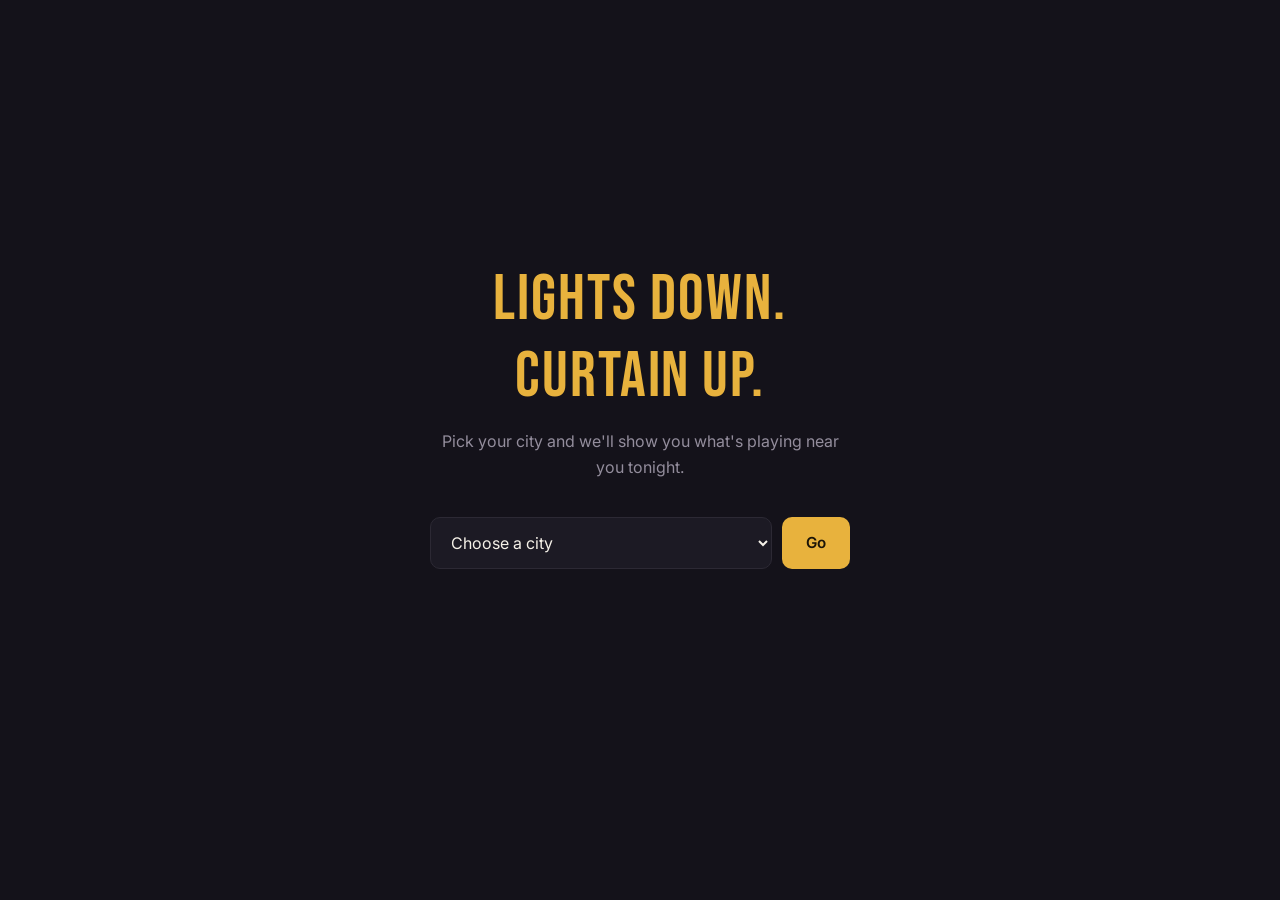
<file: web/index.html>
<!DOCTYPE html>
<html lang="en">
<head>
  <meta charset="UTF-8">
  <meta name="viewport" content="width=device-width, initial-scale=1">
  <title>GoShow — choose your city</title>
  <link rel="stylesheet" href="css/style.css">
  <style>
    .hero {
      min-height: calc(100vh - 70px);
      display: flex;
      flex-direction: column;
      align-items: center;
      justify-content: center;
      text-align: center;
      padding: 24px;
    }
    .hero h1 { color: var(--marquee); }
    .hero p { max-width: 420px; margin: 14px 0 36px; }
    .city-form {
      display: flex;
      gap: 10px;
      width: 100%;
      max-width: 420px;
    }
  </style>
</head>
<body>

  <main class="hero">
    <h1>Lights down.<br>Curtain up.</h1>
    <p>Pick your city and we'll show you what's playing near you tonight.</p>

    <form class="city-form" id="city-form">
      <select class="gs-select" id="city-select" required>
        <option value="" disabled selected>Choose a city</option>
        <option>Bengaluru</option>
        <option>Mumbai</option>
        <option>Delhi NCR</option>
        <option>Hyderabad</option>
        <option>Chennai</option>
        <option>Pune</option>
        <option>Kolkata</option>
      </select>
      <button type="submit" class="btn btn-marquee">Go</button>
    </form>
  </main>

  <script src="js/api.js"></script>
  <script>
    document.getElementById("city-form").addEventListener("submit", (e) => {
      e.preventDefault();
      const city = document.getElementById("city-select").value;
      localStorage.setItem("gs_city", city);
      window.location.href = "/movies";
    });
  </script>
</body>
</html>
</file>
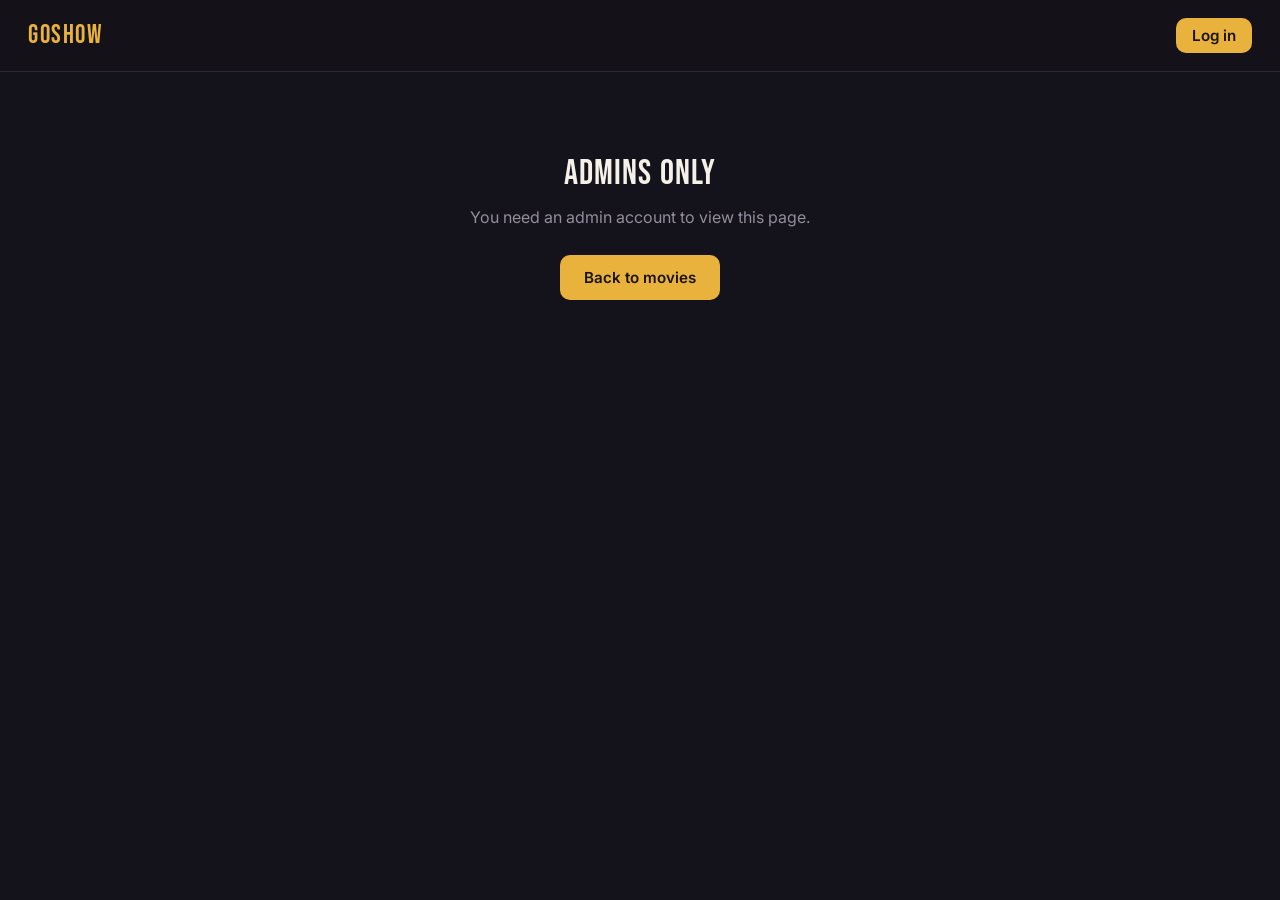
<file: web/admin.html>
<!DOCTYPE html>
<html lang="en">
<head>
  <meta charset="UTF-8">
  <meta name="viewport" content="width=device-width, initial-scale=1">
  <title>GoShow — admin</title>
  <link rel="stylesheet" href="css/style.css">
  <style>
    .admin-shell { display: flex; min-height: calc(100vh - 70px); }
    .admin-nav {
      width: 200px;
      border-right: 1px solid var(--stage-line);
      padding: 32px 0;
      flex-shrink: 0;
    }
    .admin-nav button {
      display: block;
      width: 100%;
      text-align: left;
      background: none;
      border: none;
      color: var(--ash);
      font-family: var(--body);
      font-weight: 600;
      padding: 12px 28px;
      cursor: pointer;
      border-left: 2px solid transparent;
    }
    .admin-nav button.active { color: var(--marquee); border-left-color: var(--marquee); background: var(--stage-raised); }
    .admin-panel { flex: 1; padding: 32px 40px; max-width: 640px; }
    .panel-section { display: none; }
    .panel-section.active { display: block; }
    .field { margin-bottom: 16px; }
    .field label {
      display: block;
      font-size: 0.8rem;
      color: var(--ash);
      margin-bottom: 6px;
      font-family: var(--mono);
    }
    .field-row { display: flex; gap: 12px; }
    .field-row .field { flex: 1; }
    .layout-block {
      display: flex;
      gap: 10px;
      align-items: center;
      margin-bottom: 10px;
    }
    .layout-block select, .layout-block input { flex: 1; }
    .remove-btn {
      background: none; border: 1px solid var(--velvet); color: var(--velvet);
      border-radius: 6px; width: 32px; height: 32px; cursor: pointer; flex-shrink: 0;
    }
    .entity-list { margin-top: 32px; }
    .entity-row {
      display: flex; justify-content: space-between;
      padding: 10px 0; border-bottom: 1px solid var(--stage-line);
      font-size: 0.9rem;
    }
    .entity-row span:last-child { color: var(--ash); font-family: var(--mono); font-size: 0.8rem; }
  </style>
</head>
<body>

  <main class="admin-shell">
    <nav class="admin-nav">
      <button class="active" data-panel="theatres">Theatres</button>
      <button data-panel="screens">Screens</button>
      <button data-panel="movies">Movies</button>
      <button data-panel="shows">Shows</button>
    </nav>

    <div class="admin-panel">
      <div id="alert-slot"></div>

      <!-- THEATRES -->
      <section class="panel-section active" id="panel-theatres">
        <h2>Add a theatre</h2>
        <form id="theatre-form">
          <div class="field"><label>Name</label><input class="gs-input" name="name" required></div>
          <div class="field-row">
            <div class="field"><label>City</label><input class="gs-input" name="city" required></div>
            <div class="field"><label>Area</label><input class="gs-input" name="area" required></div>
          </div>
          <div class="field"><label>Address</label><input class="gs-input" name="address" required></div>
          <button class="btn btn-marquee" type="submit">Create theatre</button>
        </form>
        <div class="entity-list" id="theatre-list"></div>
      </section>

      <!-- SCREENS -->
      <section class="panel-section" id="panel-screens">
        <h2>Add a screen</h2>
        <form id="screen-form">
          <div class="field">
            <label>Theatre</label>
            <select class="gs-select" id="screen-theatre-select" required></select>
          </div>
          <div class="field"><label>Screen name</label><input class="gs-input" name="screen_name" placeholder="Screen 1" required></div>

          <label style="font-size:0.8rem; color:var(--ash); font-family:var(--mono);">Seat layout</label>
          <div id="layout-rows"></div>
          <button type="button" class="btn btn-outline" id="add-layout-row" style="margin: 10px 0 20px;">+ Add row block</button>
          <br>
          <button class="btn btn-marquee" type="submit">Create screen</button>
        </form>
      </section>

      <!-- MOVIES -->
      <section class="panel-section" id="panel-movies">
        <h2>Add a movie</h2>
        <form id="movie-form">
          <div class="field"><label>Title</label><input class="gs-input" name="title" required></div>
          <div class="field"><label>Description</label><input class="gs-input" name="description"></div>
          <div class="field-row">
            <div class="field"><label>Genre</label><input class="gs-input" name="genre"></div>
            <div class="field"><label>Language</label><input class="gs-input" name="language"></div>
          </div>
          <div class="field-row">
            <div class="field"><label>Duration (minutes)</label><input class="gs-input" type="number" name="durationminutes" required></div>
            <div class="field"><label>Release date</label><input class="gs-input" type="date" name="releasedate"></div>
          </div>
          <div class="field">
            <label>Poster image</label>
            <input class="gs-input" type="file" id="poster-file" accept="image/*">
          </div>
          <button class="btn btn-marquee" type="submit">Create movie</button>
        </form>
        <div class="entity-list" id="movie-list"></div>
      </section>

      <!-- SHOWS -->
      <section class="panel-section" id="panel-shows">
        <h2>Schedule a show</h2>
        <p style="margin-bottom:18px;">Creates this showtime every day for the next 15 days.</p>
        <form id="show-form">
          <div class="field">
            <label>Movie</label>
            <select class="gs-select" id="show-movie-select" required></select>
          </div>
          <div class="field">
            <label>Theatre</label>
            <select class="gs-select" id="show-theatre-select" required></select>
          </div>
          <div class="field">
            <label>Screen</label>
            <select class="gs-select" id="show-screen-select" required>
              <option value="">Pick a theatre first</option>
            </select>
          </div>
          <div class="field-row">
            <div class="field"><label>Start time (first day)</label><input class="gs-input" type="datetime-local" name="starttime" required></div>
            <div class="field"><label>End time (first day)</label><input class="gs-input" type="datetime-local" name="endtime" required></div>
          </div>
          <div class="field-row">
            <div class="field"><label>Regular price</label><input class="gs-input" type="number" name="regular_price" required></div>
            <div class="field"><label>Premium price</label><input class="gs-input" type="number" name="premium_price" required></div>
            <div class="field"><label>VIP price</label><input class="gs-input" type="number" name="vip_price" required></div>
          </div>
          <button class="btn btn-marquee" type="submit">Schedule show</button>
        </form>
      </section>
    </div>
  </main>

  <script src="js/api.js"></script>
  <script src="js/navbar.js"></script>
  <script>
    const currentUser = JSON.parse(localStorage.getItem("gs_user") || "null");

    if (!isLoggedIn() || !currentUser || currentUser.role !== "admin") {
      document.body.innerHTML = `
        <main class="gs-container" style="text-align:center; padding-top:80px;">
          <h2>Admins only</h2>
          <p style="margin-top:10px;">You need an admin account to view this page.</p>
          <a href="/movies" class="btn btn-marquee" style="margin-top:24px; display:inline-flex;">Back to movies</a>
        </main>`;
      throw new Error("not an admin");
    }

    // ---------- panel switching ----------
    document.querySelectorAll(".admin-nav button").forEach(btn => {
      btn.addEventListener("click", () => {
        document.querySelectorAll(".admin-nav button").forEach(b => b.classList.remove("active"));
        document.querySelectorAll(".panel-section").forEach(p => p.classList.remove("active"));
        btn.classList.add("active");
        document.getElementById(`panel-${btn.dataset.panel}`).classList.add("active");
      });
    });

    function showAlert(message, ok = false) {
      document.getElementById("alert-slot").innerHTML =
        `<div class="gs-alert ${ok ? "ok" : "error"}">${message}</div>`;
      setTimeout(() => (document.getElementById("alert-slot").innerHTML = ""), 4000);
    }

    function formToObject(form) {
      const obj = {};
      new FormData(form).forEach((value, key) => {
        obj[key] = isNaN(value) || value === "" ? value : Number(value);
      });
      return obj;
    }

    function fillSelect(selectEl, items, placeholder) {
      selectEl.innerHTML = "";
      const placeholderOption = document.createElement("option");
      placeholderOption.value = "";
      placeholderOption.textContent = placeholder;
      placeholderOption.disabled = true;
      placeholderOption.selected = true;
      selectEl.appendChild(placeholderOption);

      items.forEach(item => {
        const option = document.createElement("option");
        option.value = item.value;
        option.textContent = item.label;
        selectEl.appendChild(option);
      });
    }

    // ---------- theatres ----------
    let allTheatres = [];

    async function loadTheatres() {
      try {
        allTheatres = await apiFetch("/theatres/all");

        document.getElementById("theatre-list").innerHTML = allTheatres.map(t => `
          <div class="entity-row"><span>${t.name}</span><span>${t.city}</span></div>
        `).join("");

        const theatreOptions = allTheatres.map(t => ({ value: t.id, label: `${t.name} — ${t.city}` }));
        fillSelect(document.getElementById("screen-theatre-select"), theatreOptions, "Choose a theatre");
        fillSelect(document.getElementById("show-theatre-select"), theatreOptions, "Choose a theatre");
      } catch (err) {
        showAlert(err.message);
      }
    }

    const theatreForm = document.getElementById("theatre-form");
    theatreForm.addEventListener("submit", async (e) => {
      e.preventDefault();
      try {
        await apiFetch("/theatres", { method: "POST", body: JSON.stringify(formToObject(theatreForm)) });
        showAlert("Theatre created.", true);
        theatreForm.reset();
        loadTheatres();
      } catch (err) { showAlert(err.message); }
    });

    // ---------- screens ----------
    let layoutRowCount = 0;
    function addLayoutRow() {
      layoutRowCount++;
      const div = document.createElement("div");
      div.className = "layout-block";
      div.innerHTML = `
        <select class="gs-select seat-type">
          <option value="regular">Regular</option>
          <option value="premium">Premium</option>
          <option value="vip">VIP</option>
        </select>
        <input class="gs-input rows-input" type="number" placeholder="Rows" min="1" required>
        <input class="gs-input per-row-input" type="number" placeholder="Seats/row" min="1" required>
        <button type="button" class="remove-btn">×</button>
      `;
      div.querySelector(".remove-btn").addEventListener("click", () => div.remove());
      document.getElementById("layout-rows").appendChild(div);
    }
    document.getElementById("add-layout-row").addEventListener("click", addLayoutRow);
    addLayoutRow();

    const screenForm = document.getElementById("screen-form");
    screenForm.addEventListener("submit", async (e) => {
      e.preventDefault();
      const layout = Array.from(document.querySelectorAll(".layout-block")).map(block => ({
        seat_type: block.querySelector(".seat-type").value,
        rows: Number(block.querySelector(".rows-input").value),
        seats_per_row: Number(block.querySelector(".per-row-input").value),
      }));

      const payload = {
        theatre_id: document.getElementById("screen-theatre-select").value,
        screen_name: screenForm.screen_name.value,
        layout,
      };

      try {
        await apiFetch("/screens", { method: "POST", body: JSON.stringify(payload) });
        showAlert("Screen created with seat layout.", true);
        screenForm.reset();
      } catch (err) { showAlert(err.message); }
    });

    // ---------- movies ----------
    async function loadMovies() {
      try {
        const movies = await apiFetch("/movies/all");

        document.getElementById("movie-list").innerHTML = movies.map(m => `
          <div class="entity-row"><span>${m.Title}</span><span>${m.Language}</span></div>
        `).join("");

        fillSelect(
          document.getElementById("show-movie-select"),
          movies.map(m => ({ value: m.ID, label: m.Title })),
          "Choose a movie"
        );
      } catch (err) {
        showAlert(err.message);
      }
    }

    const movieForm = document.getElementById("movie-form");
    movieForm.addEventListener("submit", async (e) => {
      e.preventDefault();
      const payload = formToObject(movieForm);
      if (payload.releasedate) payload.releasedate = new Date(payload.releasedate).toISOString();

      try {
        const movie = await apiFetch("/movies", { method: "POST", body: JSON.stringify(payload) });

        const fileInput = document.getElementById("poster-file");
        if (fileInput.files.length > 0) {
          const posterData = new FormData();
          posterData.append("poster", fileInput.files[0]);

          const uploadRes = await fetch(`${API_BASE}/movies/${movie.ID}/poster`, {
            method: "POST",
            headers: { Authorization: `Bearer ${getToken()}` },
            body: posterData,
          });
          if (!uploadRes.ok) {
            const errBody = await uploadRes.json().catch(() => ({}));
            throw new Error(errBody.error || "Movie created, but poster upload failed.");
          }
        }

        showAlert("Movie added.", true);
        movieForm.reset();
        loadMovies();
      } catch (err) { showAlert(err.message); }
    });

    // ---------- shows: theatre -> screens cascade ----------
    document.getElementById("show-theatre-select").addEventListener("change", async (e) => {
      const theatreId = e.target.value;
      const screenSelect = document.getElementById("show-screen-select");

      try {
        const screens = await apiFetch(`/theatres/${theatreId}/screens`);
        fillSelect(
          screenSelect,
          screens.map(s => ({ value: s.ID, label: s.ScreenName })),
          "Choose a screen"
        );
      } catch (err) {
        showAlert(err.message);
      }
    });

    const showForm = document.getElementById("show-form");
    showForm.addEventListener("submit", async (e) => {
      e.preventDefault();
      const payload = {
        movieid: document.getElementById("show-movie-select").value,
        screenid: document.getElementById("show-screen-select").value,
        starttime: new Date(showForm.starttime.value).toISOString(),
        endtime: new Date(showForm.endtime.value).toISOString(),
        regular_price: Number(showForm.regular_price.value),
        premium_price: Number(showForm.premium_price.value),
        vip_price: Number(showForm.vip_price.value),
      };
      try {
        await apiFetch("/shows", { method: "POST", body: JSON.stringify(payload) });
        showAlert("Show scheduled for the next 15 days.", true);
        showForm.reset();
      } catch (err) { showAlert(err.message); }
    });

    // ---------- initial load ----------
    loadTheatres();
    loadMovies();
  </script>
</body>
</html>
</file>
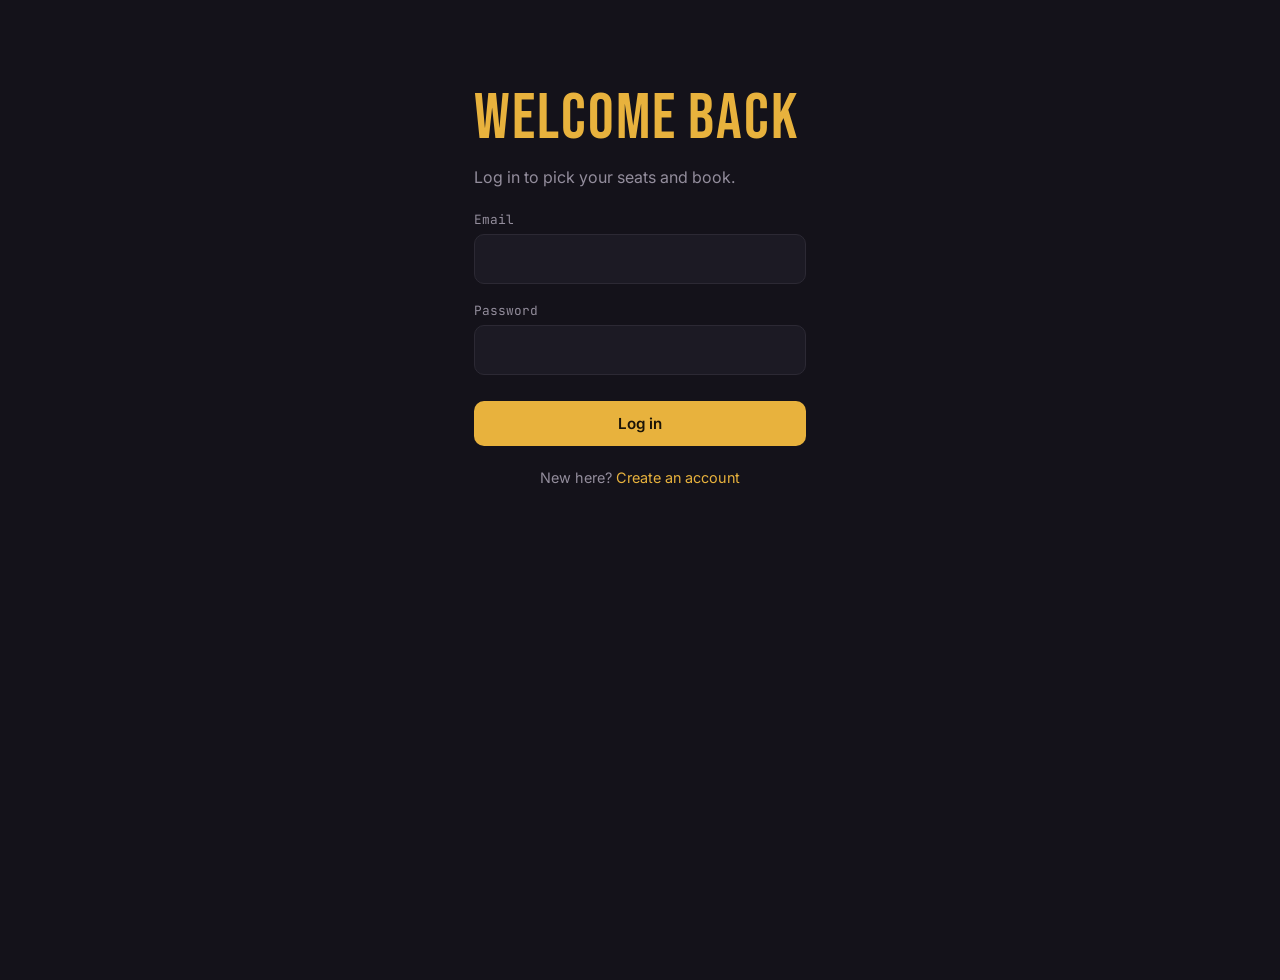
<file: web/login.html>
<!DOCTYPE html>
<html lang="en">
<head>
  <meta charset="UTF-8">
  <meta name="viewport" content="width=device-width, initial-scale=1">
  <title>GoShow — log in</title>
  <link rel="stylesheet" href="css/style.css">
  <style>
    .auth-wrap {
      max-width: 380px;
      margin: 80px auto;
      padding: 0 24px;
    }
    .auth-wrap h1 { color: var(--marquee); margin-bottom: 8px; }
    .auth-wrap .field { margin: 18px 0; }
    .auth-wrap .field label {
      display: block; font-size: 0.8rem; color: var(--ash);
      margin-bottom: 6px; font-family: var(--mono);
    }
    .switch-link { text-align: center; margin-top: 20px; font-size: 0.9rem; color: var(--ash); }
  </style>
</head>
<body>

  <main class="auth-wrap">
    <h1>Welcome back</h1>
    <p>Log in to pick your seats and book.</p>

    <div id="alert-slot" style="margin-top:20px;"></div>

    <form id="login-form">
      <div class="field"><label>Email</label><input class="gs-input" type="email" name="email" required></div>
      <div class="field"><label>Password</label><input class="gs-input" type="password" name="password" required></div>
      <button class="btn btn-marquee btn-block" type="submit" style="margin-top:8px;">Log in</button>
    </form>

    <p class="switch-link">New here? <a href="/signup" style="color:var(--marquee);">Create an account</a></p>
  </main>

  <script src="js/api.js"></script>
  <script>
    document.getElementById("login-form").addEventListener("submit", async (e) => {
      e.preventDefault();
      const form = e.target;
      try {
        const result = await apiFetch("/auth/login", {
          method: "POST",
          body: JSON.stringify({ email: form.email.value, password: form.password.value }),
        });
        localStorage.setItem("gs_token", result.token);
        localStorage.setItem("gs_user", JSON.stringify(result.user));
        window.location.href = "/movies";
      } catch (err) {
        document.getElementById("alert-slot").innerHTML =
          `<div class="gs-alert error">${err.message}</div>`;
      }
    });
  </script>
</body>
</html>
</file>
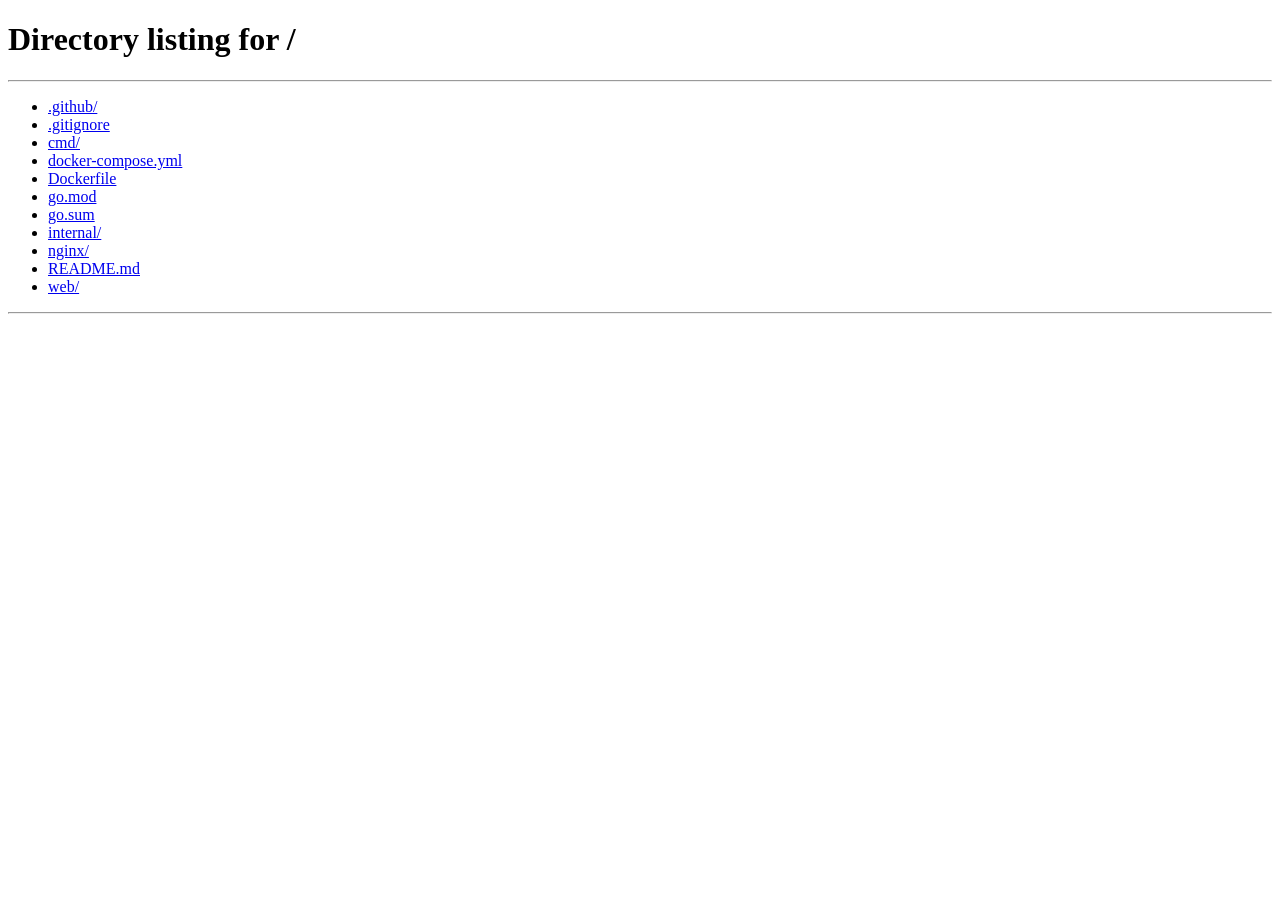
<file: web/movies.html>
<!DOCTYPE html>
<html lang="en">
<head>
  <meta charset="UTF-8">
  <meta name="viewport" content="width=device-width, initial-scale=1">
  <title>GoShow — now showing</title>
  <link rel="stylesheet" href="css/style.css">
</head>
<body>

  <main class="gs-container">
    <h2>Now showing</h2>
    <p id="subtitle" style="margin-top:6px;"></p>

    <div id="alert-slot"></div>
    <div class="gs-grid" id="movie-grid"></div>
  </main>

  <script src="js/api.js"></script>
  <script src="js/navbar.js"></script>
  <script>
    const city = localStorage.getItem("gs_city");
    document.getElementById("subtitle").textContent = city
      ? `Playing in ${city}`
      : "Pick a city first";

    async function loadMovies() {
      if (!city) {
        window.location.href = "/";
        return;
      }

      const grid = document.getElementById("movie-grid");
      try {
        const movies = await apiFetch(`/movies?city=${encodeURIComponent(city)}`);

        if (!movies || movies.length === 0) {
          grid.innerHTML = `<p>No movies found in ${city} right now.</p>`;
          return;
        }

        grid.innerHTML = movies.map(movie => `
          <div class="movie-card" onclick="goToShows('${movie.ID}')">
            <div class="poster">
              ${movie.PosterURL
                ? `<img src="${movie.PosterURL}" alt="${movie.Title}" style="width:100%;height:100%;object-fit:cover;">`
                : movie.Title.charAt(0)}
            </div>
            <div class="body">
              <h3>${movie.Title}</h3>
              <p class="tag">${movie.Language} · ${movie.Genre}</p>
            </div>
          </div>
        `).join("");
      } catch (err) {
        document.getElementById("alert-slot").innerHTML =
          `<div class="gs-alert error">${err.message}</div>`;
      }
    }

    function goToShows(movieId) {
      window.location.href = `/shows?movie_id=${movieId}`;
    }

    loadMovies();
  </script>
</body>
</html>
</file>
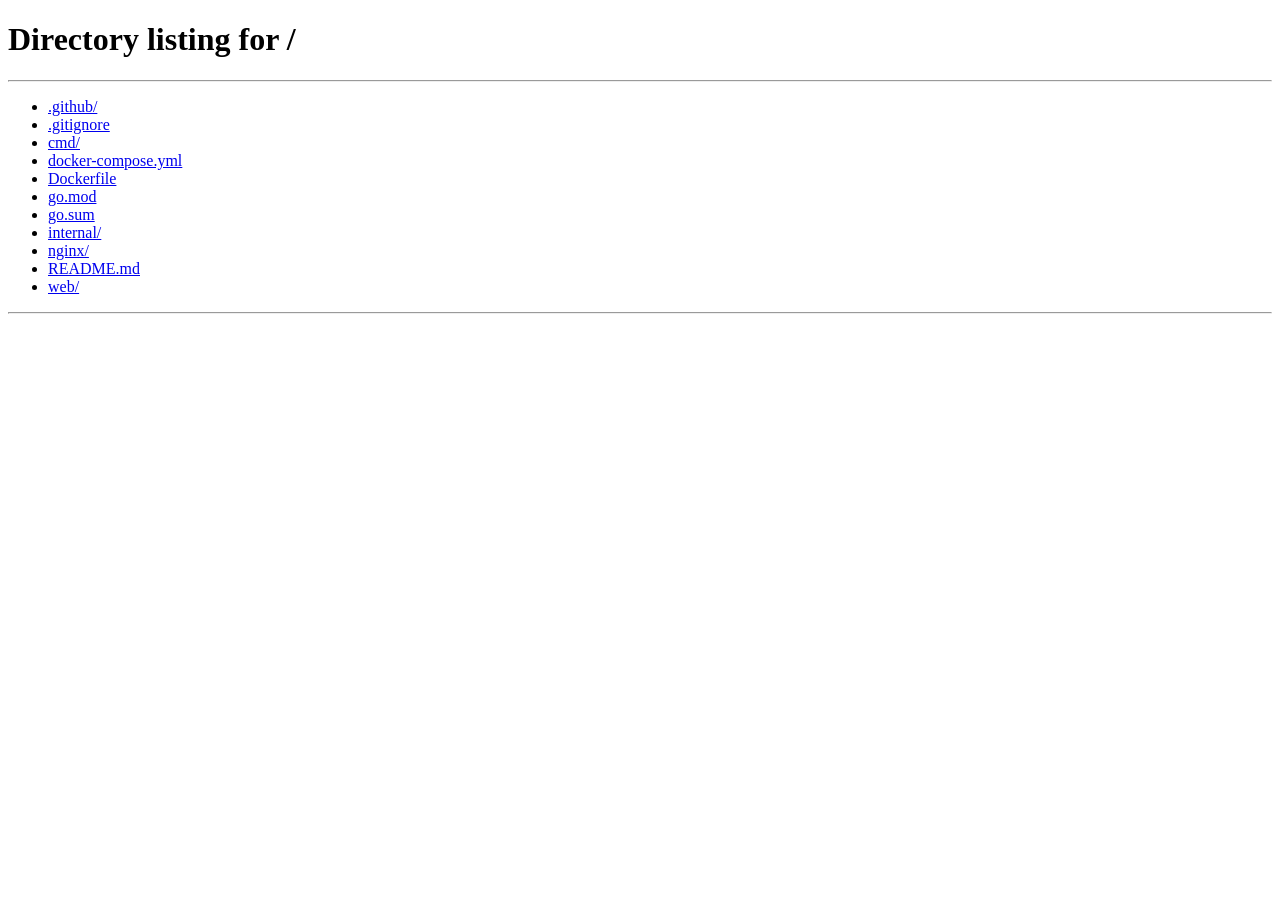
<file: web/payment_waiting.html>
<!DOCTYPE html>
<html lang="en">
<head>
  <meta charset="UTF-8">
  <meta name="viewport" content="width=device-width, initial-scale=1">
  <title>GoShow — confirming payment</title>
  <link rel="stylesheet" href="css/style.css">
  <style>
    .wait-wrap {
      min-height: calc(100vh - 70px);
      display: flex;
      flex-direction: column;
      align-items: center;
      justify-content: center;
      text-align: center;
      padding: 24px;
    }
    .wait-wrap p { max-width: 340px; }
  </style>
</head>
<body>

  <main class="wait-wrap">
    <div class="reel"></div>
    <h2 id="status-title">Confirming your payment</h2>
    <p id="status-message">Hang tight — this usually takes a few seconds.</p>
  </main>

  <script src="js/api.js"></script>
  <script src="js/navbar.js"></script>
  <script>
    const params = new URLSearchParams(window.location.search);
    const orderId = params.get("order_id");
    const title = document.getElementById("status-title");
    const message = document.getElementById("status-message");

    async function poll() {
      if (!orderId) { window.location.href = "/"; return; }

      try {
        // Backend endpoint for this still needs to be built:
        // GET /bookings/payment-status/:order_id
        const status = await apiFetch(`/bookings/payment-status/${orderId}`);

        if (status.status === "success") {
          title.textContent = "You're in!";
          message.textContent = "Redirecting to your ticket…";
          setTimeout(() => (window.location.href = status.redirect || "/"), 1200);
          return;
        }

        if (status.status === "expired" || status.status === "failed") {
          title.textContent = "Payment didn't go through";
          message.textContent = "Taking you back to browse movies.";
          setTimeout(() => (window.location.href = status.redirect || "/movies"), 2000);
          return;
        }

        // still pending — check again shortly
        setTimeout(poll, 2500);
      } catch (err) {
        title.textContent = "Something went wrong";
        message.textContent = err.message;
      }
    }

    poll();
  </script>
</body>
</html>
</file>
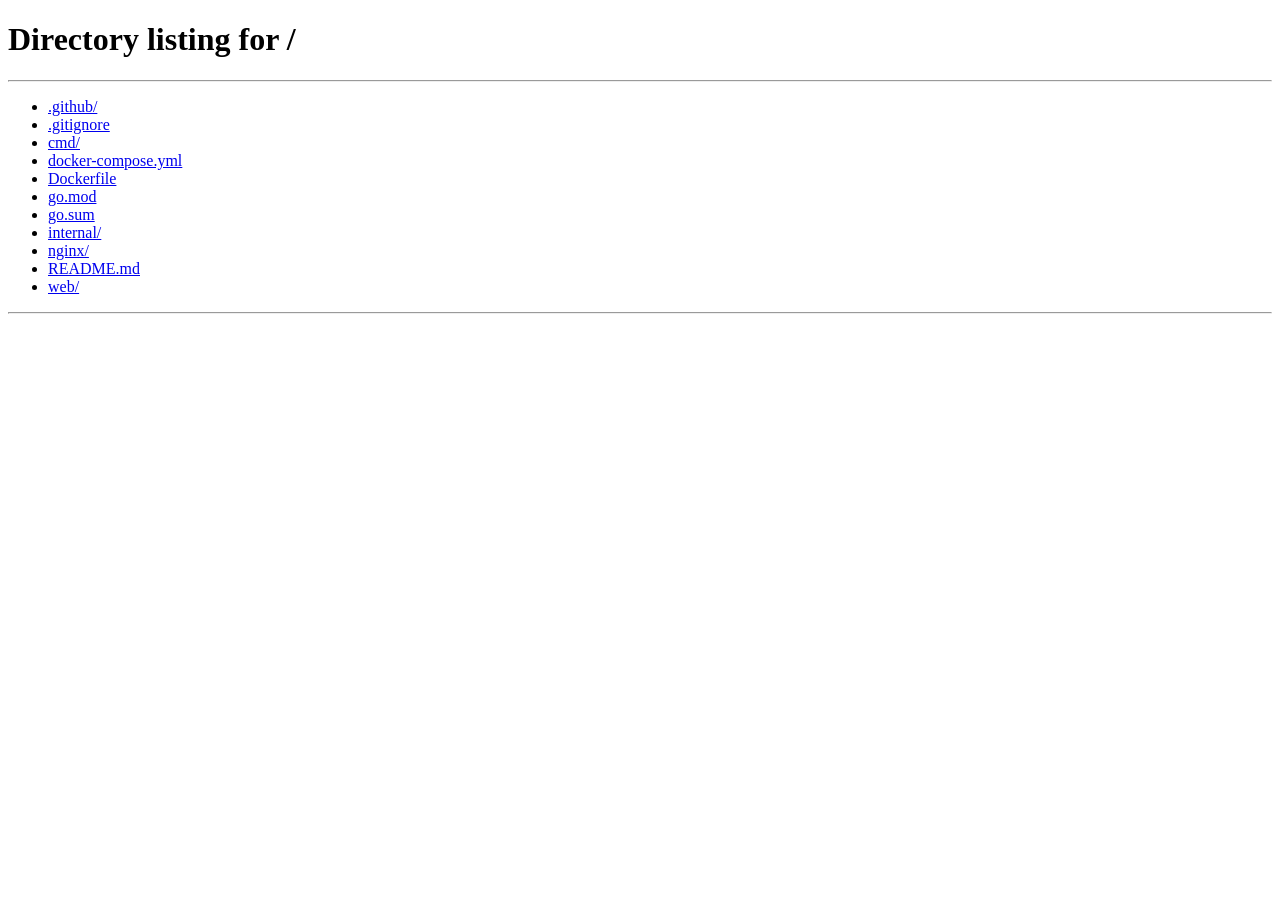
<file: web/seatmap.html>
<!DOCTYPE html>
<html lang="en">
<head>
  <meta charset="UTF-8">
  <meta name="viewport" content="width=device-width, initial-scale=1">
  <title>GoShow — pick your seats</title>
  <link rel="stylesheet" href="css/style.css">
  <style>
    .screen-curve {
      width: 70%;
      max-width: 480px;
      height: 8px;
      margin: 0 auto 40px;
      background: var(--marquee-dim);
      border-radius: 0 0 60px 60px;
      opacity: 0.6;
    }
    .screen-label {
      text-align: center;
      font-family: var(--mono);
      font-size: 0.7rem;
      letter-spacing: 0.2em;
      color: var(--ash);
      margin-bottom: 6px;
    }
    .seat-map {
      display: flex;
      flex-direction: column;
      gap: 8px;
      align-items: center;
      margin-bottom: 32px;
    }
    .seat-row {
      display: flex;
      gap: 8px;
      align-items: center;
    }
    .row-label {
      font-family: var(--mono);
      font-size: 0.75rem;
      color: var(--ash);
      width: 20px;
      text-align: right;
    }
    .seat {
      width: 28px;
      height: 28px;
      border-radius: 6px 6px 10px 10px;
      border: 1px solid var(--stage-line);
      background: var(--stage-raised);
      font-size: 0.6rem;
      display: flex;
      align-items: center;
      justify-content: center;
      cursor: pointer;
      color: var(--ash);
      transition: transform 0.1s ease;
    }
    .seat:hover { transform: scale(1.08); }
    .seat.premium { border-color: var(--marquee-dim); }
    .seat.vip { border-color: var(--velvet); }
    .seat.yours { background: var(--marquee); color: #1a1408; border-color: var(--marquee); }
    .seat.taken, .seat.booked {
      background: var(--stage);
      color: var(--stage-line);
      cursor: not-allowed;
      border-color: var(--stage-line);
    }
    .legend {
      display: flex;
      gap: 20px;
      justify-content: center;
      flex-wrap: wrap;
      margin-bottom: 40px;
      font-size: 0.8rem;
      color: var(--ash);
    }
    .legend span { display: flex; align-items: center; gap: 6px; }
    .legend .dot { width: 14px; height: 14px; border-radius: 4px; }
    .bar {
      position: sticky;
      bottom: 0;
      background: var(--stage-raised);
      border-top: 1px solid var(--stage-line);
      padding: 18px 24px;
      display: flex;
      justify-content: space-between;
      align-items: center;
    }
  </style>
</head>
<body>

  <main class="gs-container" style="padding-bottom: 0;">
    <h2 style="text-align:center; margin-bottom: 8px;">Pick your seats</h2>
    <div id="alert-slot"></div>

    <div class="seat-map" id="seat-map"></div>
    <div class="screen-label">screen this way</div>
    <div class="screen-curve"></div>

    <div class="legend">
      <span><span class="dot" style="background:var(--stage-raised); border:1px solid var(--stage-line);"></span> Available</span>
      <span><span class="dot" style="background:var(--marquee);"></span> Your pick</span>
      <span><span class="dot" style="background:var(--stage);"></span> Taken</span>
    </div>
  </main>

  <div class="bar">
    <span id="selection-summary" class="mono">0 seats selected</span>
    <button class="btn btn-marquee" id="checkout-btn" disabled>Proceed to checkout</button>
  </div>

  <script src="js/api.js"></script>
  <script src="js/navbar.js"></script>
  <script src="js/booking.js"></script>
  <script>
    if (!isLoggedIn()) {
      window.location.href = `/login?next=seatmap${window.location.search}`;
    }

    const params = new URLSearchParams(window.location.search);
    const showId = params.get("show_id");
    let pollTimer = null;

    function showAlert(message) {
      document.getElementById("alert-slot").innerHTML =
        `<div class="gs-alert error">${message}</div>`;
    }

    function groupByRow(seats) {
      const rows = {};
      seats.forEach(seat => {
        const rowLabel = seat.seat_number.replace(/[0-9]/g, "");
        if (!rows[rowLabel]) rows[rowLabel] = [];
        rows[rowLabel].push(seat);
      });
      return rows;
    }

    async function renderSeatMap() {
      if (!showId) { window.location.href = "/"; return; }

      try {
        const data = await getReservedSlots(showId);
        const rows = groupByRow(data.seats);
        const map = document.getElementById("seat-map");

        map.innerHTML = Object.keys(rows).sort().map(rowLabel => `
          <div class="seat-row">
            <span class="row-label">${rowLabel}</span>
            ${rows[rowLabel].map(seat => `
              <div class="seat ${seat.seat_type} ${seat.status}"
                   data-seat-id="${seat.seat_id}"
                   data-status="${seat.status}"
                   title="${seat.seat_number} · ₹${seat.price}">
                ${seat.seat_number.replace(/[A-Za-z]/g, "")}
              </div>
            `).join("")}
          </div>
        `).join("");

        map.querySelectorAll(".seat").forEach(el => {
          el.addEventListener("click", () => onSeatClick(el));
        });

        updateSummary(data.seats);
      } catch (err) {
        showAlert(err.message);
      }
    }

    async function onSeatClick(el) {
      const status = el.dataset.status;
      if (status === "taken" || status === "booked") return;

      try {
        await reserveSeat(showId, el.dataset.seatId);
        await renderSeatMap(); // refresh immediately after your own action
      } catch (err) {
        showAlert(err.message);
      }
    }

    function updateSummary(seats) {
      const mine = seats.filter(s => s.status === "yours");
      document.getElementById("selection-summary").textContent =
        `${mine.length} seat${mine.length !== 1 ? "s" : ""} selected`;
      document.getElementById("checkout-btn").disabled = mine.length === 0;
    }

    document.getElementById("checkout-btn").addEventListener("click", () => {
      window.location.href = `/checkout?show_id=${showId}`;
    });

    // Poll every 3s so seats others grab show up as "taken" without a refresh.
    function startPolling() {
      pollTimer = setInterval(renderSeatMap, 3000);
    }

    renderSeatMap();
    startPolling();
    window.addEventListener("beforeunload", () => clearInterval(pollTimer));
  </script>
</body>
</html>
</file>
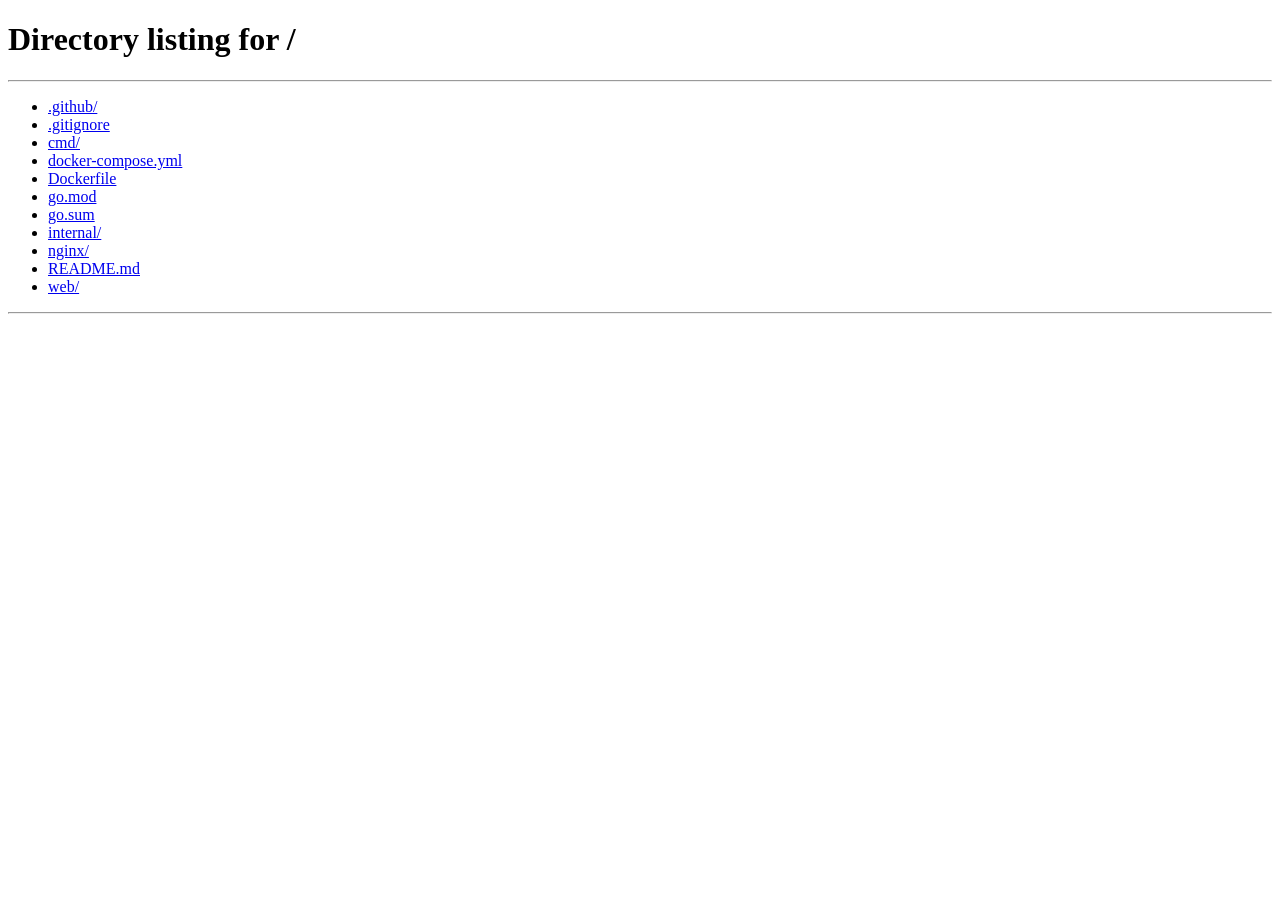
<file: web/shows.html>
<!DOCTYPE html>
<html lang="en">
<head>
  <meta charset="UTF-8">
  <meta name="viewport" content="width=device-width, initial-scale=1">
  <title>GoShow — showtimes</title>
  <link rel="stylesheet" href="css/style.css">
  <style>
    .date-strip {
      display: flex;
      gap: 8px;
      overflow-x: auto;
      padding: 4px 0 28px;
    }
    .date-chip {
      flex: 0 0 auto;
      font-family: var(--mono);
      font-size: 0.8rem;
      text-align: center;
      background: var(--stage-raised);
      border: 1px solid var(--stage-line);
      border-radius: 10px;
      padding: 10px 16px;
      cursor: pointer;
    }
    .date-chip.active { background: var(--marquee); color: #1a1408; border-color: var(--marquee); }
  </style>
</head>
<body>

  <main class="gs-container">
    <h2 id="movie-title">Showtimes</h2>
    <div class="date-strip" id="date-strip"></div>
    <div id="alert-slot"></div>
    <div id="theatre-list"></div>
  </main>

  <script src="js/api.js"></script>
  <script src="js/navbar.js"></script>
  <script>
    const params = new URLSearchParams(window.location.search);
    const movieId = params.get("movie_id");
    const city = localStorage.getItem("gs_city");
    let selectedDate = null;

    function buildDateStrip() {
      const strip = document.getElementById("date-strip");
      const days = [];
      for (let i = 0; i < 15; i++) {
        const d = new Date();
        d.setDate(d.getDate() + i);
        days.push(d);
      }
      selectedDate = formatDate(days[0]);

      strip.innerHTML = days.map(d => {
        const iso = formatDate(d);
        const label = d.toLocaleDateString("en-US", { weekday: "short" });
        const num = d.getDate();
        return `<div class="date-chip ${iso === selectedDate ? "active" : ""}" data-date="${iso}">${label}<br>${num}</div>`;
      }).join("");

      strip.querySelectorAll(".date-chip").forEach(chip => {
        chip.addEventListener("click", () => {
          strip.querySelectorAll(".date-chip").forEach(c => c.classList.remove("active"));
          chip.classList.add("active");
          selectedDate = chip.dataset.date;
          loadShows();
        });
      });
    }

    function formatDate(d) {
      return d.toISOString().slice(0, 10);
    }

    async function loadShows() {
      if (!movieId || !city) {
        window.location.href = "/";
        return;
      }

      const list = document.getElementById("theatre-list");
      list.innerHTML = `<p>Loading showtimes…</p>`;

      try {
        const theatres = await apiFetch(
          `/movies/${movieId}/shows?city=${encodeURIComponent(city)}&date=${selectedDate}`
        );

        if (!theatres || theatres.length === 0) {
          list.innerHTML = `<p>No shows found for this date.</p>`;
          return;
        }

        list.innerHTML = theatres.map(t => `
          <div class="theatre-block">
            <h3>${t.TheatreName}</h3>
            <p class="address">${t.TheatreArea || ""}${t.TheatreAddress ? " · " + t.TheatreAddress : ""}</p>
            <div class="showtime-row">
              ${t.Shows.map(s => `
                <div class="showtime-chip" onclick="goToSeatMap('${s.ShowID}')">
                  ${formatTime(s.StartTime)}
                </div>
              `).join("")}
            </div>
          </div>
        `).join("");
      } catch (err) {
        document.getElementById("alert-slot").innerHTML =
          `<div class="gs-alert error">${err.message}</div>`;
      }
    }

    function formatTime(iso) {
      const d = new Date(iso);
      return d.toLocaleTimeString("en-US", { hour: "numeric", minute: "2-digit" });
    }

    function goToSeatMap(showId) {
      window.location.href = `seatmap?show_id=${showId}`;
    }

    buildDateStrip();
    loadShows();
  </script>
</body>
</html>
</file>
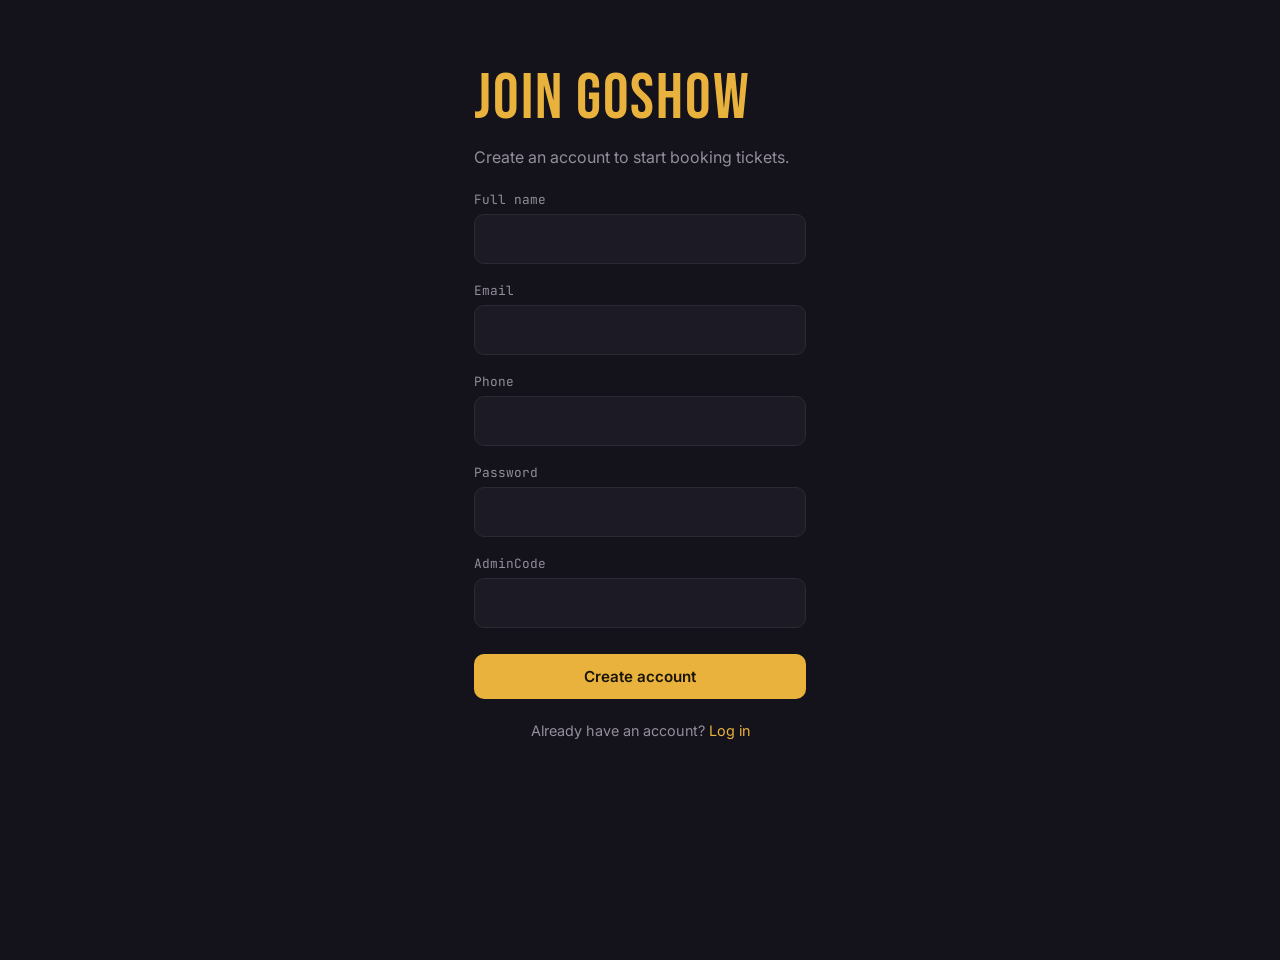
<file: web/signup.html>
<!DOCTYPE html>
<html lang="en">
<head>
  <meta charset="UTF-8">
  <meta name="viewport" content="width=device-width, initial-scale=1">
  <title>GoShow — sign up</title>
  <link rel="stylesheet" href="css/style.css">
  <style>
    .auth-wrap {
      max-width: 380px;
      margin: 60px auto;
      padding: 0 24px;
    }
    .auth-wrap h1 { color: var(--marquee); margin-bottom: 8px; }
    .auth-wrap .field { margin: 18px 0; }
    .auth-wrap .field label {
      display: block; font-size: 0.8rem; color: var(--ash);
      margin-bottom: 6px; font-family: var(--mono);
    }
    .switch-link { text-align: center; margin-top: 20px; font-size: 0.9rem; color: var(--ash); }
  </style>
</head>
<body>

  <main class="auth-wrap">
    <h1>Join GoShow</h1>
    <p>Create an account to start booking tickets.</p>

    <div id="alert-slot" style="margin-top:20px;"></div>

    <form id="signup-form">
      <div class="field"><label>Full name</label><input class="gs-input" name="name" required></div>
      <div class="field"><label>Email</label><input class="gs-input" type="email" name="email" required></div>
      <div class="field"><label>Phone</label><input class="gs-input" name="phone"></div>
      <div class="field"><label>Password</label><input class="gs-input" type="password" name="password" minlength="6" required></div>
      <div class="field"><label>AdminCode</label><input class="gs-input" name="admincode"></div>
      <button class="btn btn-marquee btn-block" type="submit" style="margin-top:8px;">Create account</button>
    </form>

    <p class="switch-link">Already have an account? <a href="/login" style="color:var(--marquee);">Log in</a></p>
  </main>

  <script src="js/api.js"></script>
  <script>
    document.getElementById("signup-form").addEventListener("submit", async (e) => {
      e.preventDefault();
      const form = e.target;
      try {
        const result = await apiFetch("/auth/signup", {
          method: "POST",
          body: JSON.stringify({
            name: form.name.value,
            email: form.email.value,
            phone: form.phone.value,
            password: form.password.value,
            admin_code: form.admincode.value,
          }),
        });
        localStorage.setItem("gs_token", result.token);
        localStorage.setItem("gs_user", JSON.stringify(result.user));
        window.location.href = "/movies";
      } catch (err) {
        document.getElementById("alert-slot").innerHTML =
          `<div class="gs-alert error">${err.message}</div>`;
      }
    });
  </script>
</body>
</html>
</file>
<file: web/css/style.css>
/* ============================================
   GoShow — design tokens
   Theme: late-night marquee. A near-black stage,
   a marquee-gold spotlight, a velvet-red for what's
   already taken. Tickets, not cards.
   ============================================ */

@import url('https://fonts.googleapis.com/css2?family=Bebas+Neue&family=Inter:wght@400;500;600;700&family=JetBrains+Mono:wght@400;500&display=swap');

:root {
  --stage: #14121a;
  --stage-raised: #1c1a24;
  --stage-line: #2c2934;
  --marquee: #e8b23d;
  --marquee-dim: #a87f2a;
  --velvet: #c1443d;
  --available: #4caf7d;
  --spot: #f5f1e8;
  --ash: #938d9c;

  --display: 'Bebas Neue', sans-serif;
  --body: 'Inter', sans-serif;
  --mono: 'JetBrains Mono', monospace;

  --radius: 14px;
}

* { box-sizing: border-box; }

body {
  margin: 0;
  background: var(--stage);
  color: var(--spot);
  font-family: var(--body);
  min-height: 100vh;
}

a { color: inherit; text-decoration: none; }

h1, h2, h3 {
  font-family: var(--display);
  letter-spacing: 0.03em;
  font-weight: 400;
  margin: 0;
}

h1 { font-size: clamp(2.4rem, 6vw, 4rem); }
h2 { font-size: clamp(1.6rem, 4vw, 2.2rem); }
h3 { font-size: 1.4rem; }

p { color: var(--ash); line-height: 1.6; margin: 0; }

.mono { font-family: var(--mono); }

/* ---------- navbar ---------- */

.gs-nav {
  display: flex;
  align-items: center;
  justify-content: space-between;
  padding: 18px 28px;
  border-bottom: 1px solid var(--stage-line);
  background: rgba(20, 18, 26, 0.9);
  backdrop-filter: blur(6px);
  position: sticky;
  top: 0;
  z-index: 20;
}

.gs-nav .brand {
  font-family: var(--display);
  font-size: 1.6rem;
  color: var(--marquee);
  letter-spacing: 0.06em;
}

.gs-nav .city-pill {
  font-family: var(--mono);
  font-size: 0.8rem;
  color: var(--ash);
  border: 1px solid var(--stage-line);
  border-radius: 999px;
  padding: 6px 14px;
}

/* ---------- layout ---------- */

.gs-container {
  max-width: 1080px;
  margin: 0 auto;
  padding: 48px 24px 96px;
}

.gs-grid {
  display: grid;
  grid-template-columns: repeat(auto-fill, minmax(240px, 1fr));
  gap: 20px;
  margin-top: 32px;
}

/* ---------- buttons ---------- */

.btn {
  display: inline-flex;
  align-items: center;
  justify-content: center;
  gap: 8px;
  font-family: var(--body);
  font-weight: 600;
  font-size: 0.95rem;
  padding: 13px 24px;
  border-radius: 10px;
  border: none;
  cursor: pointer;
  transition: transform 0.15s ease, opacity 0.15s ease;
}

.btn:hover { transform: translateY(-1px); }
.btn:active { transform: translateY(0); }
.btn:disabled { opacity: 0.5; cursor: not-allowed; transform: none; }

.btn-marquee { background: var(--marquee); color: #1a1408; }
.btn-outline { background: transparent; color: var(--spot); border: 1px solid var(--stage-line); }
.btn-block { width: 100%; }

/* ---------- select / input ---------- */

.gs-select, .gs-input {
  font-family: var(--body);
  font-size: 1rem;
  background: var(--stage-raised);
  border: 1px solid var(--stage-line);
  color: var(--spot);
  padding: 14px 16px;
  border-radius: 10px;
  width: 100%;
}

.gs-select:focus, .gs-input:focus {
  outline: 2px solid var(--marquee);
  outline-offset: 1px;
}

/* ---------- movie / theatre cards ---------- */

.movie-card {
  background: var(--stage-raised);
  border: 1px solid var(--stage-line);
  border-radius: var(--radius);
  overflow: hidden;
  transition: border-color 0.15s ease, transform 0.15s ease;
  cursor: pointer;
}

.movie-card:hover { border-color: var(--marquee-dim); transform: translateY(-3px); }

.movie-card .poster {
  aspect-ratio: 2 / 3;
  background: linear-gradient(160deg, #2c2934, #191722);
  display: flex;
  align-items: center;
  justify-content: center;
  color: var(--stage-line);
  font-family: var(--display);
  font-size: 2.4rem;
}

.movie-card .body { padding: 16px; }
.movie-card .tag {
  font-family: var(--mono);
  font-size: 0.72rem;
  color: var(--ash);
  text-transform: uppercase;
  letter-spacing: 0.08em;
}

/* ---------- theatre / showtime block ---------- */

.theatre-block {
  border-bottom: 1px solid var(--stage-line);
  padding: 28px 0;
}

.theatre-block:first-of-type { padding-top: 0; }

.theatre-block .address {
  font-size: 0.85rem;
  margin-top: 4px;
}

.showtime-row {
  display: flex;
  flex-wrap: wrap;
  gap: 10px;
  margin-top: 16px;
}

.showtime-chip {
  font-family: var(--mono);
  font-size: 0.9rem;
  background: var(--stage);
  border: 1px solid var(--marquee-dim);
  color: var(--spot);
  padding: 10px 16px;
  border-radius: 8px;
  cursor: pointer;
  transition: background 0.15s ease;
}

.showtime-chip:hover { background: var(--marquee); color: #1a1408; }

/* ---------- ticket stub (signature element) ---------- */

.ticket {
  background: var(--stage-raised);
  border-radius: var(--radius);
  display: flex;
  overflow: visible;
  position: relative;
}

.ticket .stub-main { flex: 1; padding: 28px; }

.ticket .stub-side {
  width: 140px;
  padding: 28px 20px;
  display: flex;
  flex-direction: column;
  justify-content: center;
  align-items: center;
  text-align: center;
  border-left: 2px dashed var(--stage-line);
  position: relative;
}

/* perforation notches */
.ticket .stub-side::before,
.ticket .stub-side::after {
  content: '';
  position: absolute;
  left: -11px;
  width: 22px;
  height: 22px;
  background: var(--stage);
  border-radius: 50%;
}
.ticket .stub-side::before { top: -11px; }
.ticket .stub-side::after { bottom: -11px; }

.ticket .amount {
  font-family: var(--display);
  font-size: 2rem;
  color: var(--marquee);
}

.ticket .seat-list {
  font-family: var(--mono);
  font-size: 0.85rem;
  color: var(--spot);
  margin-top: 4px;
}

/* ---------- status / alerts ---------- */

.gs-alert {
  padding: 14px 18px;
  border-radius: 10px;
  font-size: 0.9rem;
  margin-bottom: 20px;
}

.gs-alert.error { background: rgba(193, 68, 61, 0.15); color: #ff8a83; border: 1px solid var(--velvet); }
.gs-alert.ok { background: rgba(76, 175, 125, 0.15); color: var(--available); border: 1px solid var(--available); }

/* ---------- spinner (payment waiting) ---------- */

.reel {
  width: 64px;
  height: 64px;
  border-radius: 50%;
  border: 4px solid var(--stage-line);
  border-top-color: var(--marquee);
  animation: spin 0.9s linear infinite;
  margin: 0 auto 24px;
}

@keyframes spin { to { transform: rotate(360deg); } }

@media (prefers-reduced-motion: reduce) {
  .reel { animation: none; }
  .movie-card, .btn { transition: none; }
}

/* ---------- responsive ---------- */

@media (max-width: 640px) {
  .ticket { flex-direction: column; }
  .ticket .stub-side {
    width: 100%;
    border-left: none;
    border-top: 2px dashed var(--stage-line);
  }
  .ticket .stub-side::before,
  .ticket .stub-side::after {
    left: 50%;
    top: -11px;
    transform: translateX(-50%);
  }
  .ticket .stub-side::after { bottom: auto; top: auto; }
}
</file>
